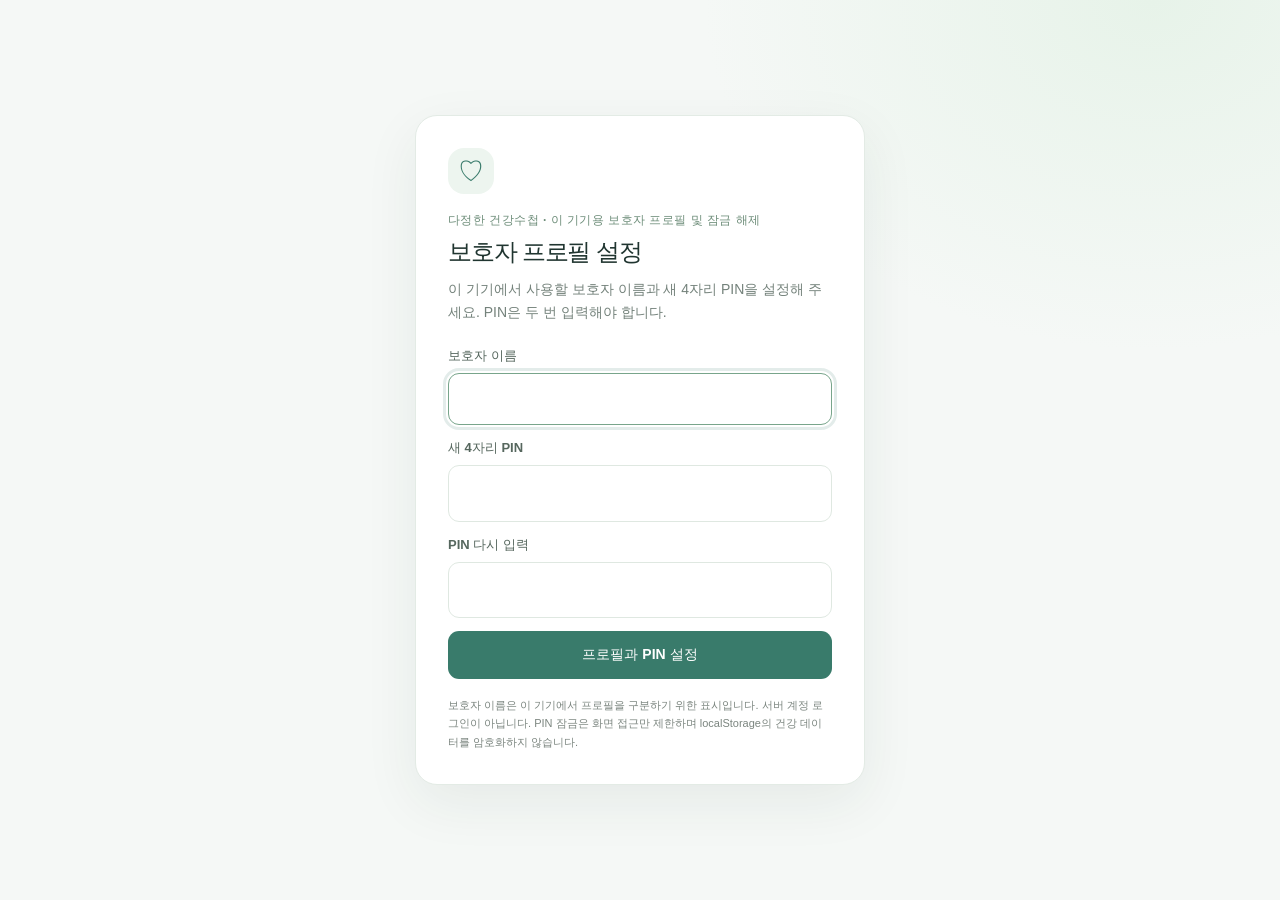
<file: index.html>
<!doctype html>
<html lang="ko">
<head>
  <meta charset="utf-8">
  <meta name="viewport" content="width=device-width, initial-scale=1">
  <meta name="theme-color" content="#f5f8f6">
  <meta name="description" content="가족 구성원의 건강기록과 병원·복약 일정을 개인적으로 정리하는 건강수첩입니다. 의료 진단이나 치료를 제공하지 않습니다.">
  <title>다정한 건강수첩 · 우리 가족 건강관리</title>
  <link rel="stylesheet" href="./styles.css">
  <link rel="stylesheet" href="./pin-lock.css">
  <link rel="stylesheet" href="./backup.css">
  <script src="./pin-lock.js" defer></script>
  <script src="./backup-ui.js" defer></script>
</head>
<body>
  <div id="app-shell" class="app-shell" hidden>
    <header class="topbar">
      <a class="brand" href="#main-content" aria-label="다정한 건강수첩 홈">
        <span class="brand-mark" aria-hidden="true">
          <svg viewBox="0 0 40 40" fill="none">
            <rect width="40" height="40" rx="14" fill="currentColor" />
            <path d="M20 29s-10-5.9-10-13a5.5 5.5 0 0 1 10-3.2A5.5 5.5 0 0 1 30 16c0 7.1-10 13-10 13Z" fill="#fff" />
            <path d="M14.5 20h3l1.6-3.1 2.2 6.2 1.7-3.1h2.5" stroke="currentColor" stroke-width="1.8" stroke-linecap="round" stroke-linejoin="round" />
          </svg>
        </span>
        <span class="brand-copy">
          <strong>다정한 건강수첩</strong>
          <span>FAMILY HEALTH JOURNAL</span>
        </span>
      </a>
      <div class="topbar-right">
        <span id="guardian-badge" class="guardian-badge" hidden></span>
        <button id="guardian-settings-button" class="guardian-settings-button" type="button" hidden>보호자 설정</button>
        <span class="storage-pill">
          <span class="status-dot" aria-hidden="true"></span>
          <span id="storage-status">이 기기에 저장</span>
        </span>
        <button id="logout-app-button" class="lock-app-button" type="button" hidden>로그아웃</button>
        <button id="lock-app-button" class="lock-app-button" type="button">지금 잠금</button>
      </div>
    </header>

    <main id="main-content">
      <section class="welcome-card" aria-labelledby="welcome-title">
        <div class="welcome-copy">
          <p class="eyebrow"><span class="eyebrow-dot" aria-hidden="true"></span>우리 가족 건강 한눈에</p>
          <h1 id="welcome-title">가족의 건강을<br class="welcome-break"> 다정하게 챙겨요</h1>
          <p class="welcome-description">건강기록부터 병원 방문과 복약 일정까지,<br class="desktop-only"> 가족 한 사람 한 사람의 건강을 차곡차곡 기록해 보세요.</p>
        </div>
        <div class="today-card">
          <span class="today-label">오늘</span>
          <time id="today-label" datetime="">날짜를 불러오는 중</time>
          <span class="today-caption">작은 기록이 건강한 습관이 돼요</span>
          <span class="today-flower" aria-hidden="true">✳</span>
        </div>
        <span class="welcome-orbit orbit-one" aria-hidden="true"></span>
        <span class="welcome-orbit orbit-two" aria-hidden="true"></span>
      </section>

      <section class="medical-notice" aria-labelledby="medical-notice-title">
        <span class="medical-notice-icon" aria-hidden="true">i</span>
        <div>
          <h2 id="medical-notice-title">의료 진단·치료 앱이 아닙니다</h2>
          <p>이 앱은 가족 건강기록과 일정을 정리하는 도구입니다. 증상 진단, 치료 권고, 복약 지시를 제공하거나 의료진의 진료를 대신하지 않습니다. 복약은 의료진·약사의 안내를 따르세요. 응급 상황에는 119 또는 현지 응급서비스에 연락하세요.</p>
        </div>
      </section>

      <section class="stats-grid" aria-label="가족 건강 요약">
        <article class="stat-card stat-members">
          <span class="stat-icon" aria-hidden="true">
            <svg viewBox="0 0 24 24" fill="none"><path d="M16 20v-1.5a3.5 3.5 0 0 0-3.5-3.5h-5A3.5 3.5 0 0 0 4 18.5V20M10 11a3.5 3.5 0 1 0 0-7 3.5 3.5 0 0 0 0 7ZM16 4.2a3.5 3.5 0 0 1 0 6.6M17 15h1.5a3.5 3.5 0 0 1 3.5 3.5V20" stroke="currentColor" stroke-width="1.7" stroke-linecap="round" stroke-linejoin="round"/></svg>
          </span>
          <span class="stat-copy"><span class="stat-label">가족 구성원</span><strong id="member-count">0<span>명</span></strong></span>
          <span class="stat-decoration" aria-hidden="true">01</span>
        </article>
        <article class="stat-card stat-records">
          <span class="stat-icon" aria-hidden="true">
            <svg viewBox="0 0 24 24" fill="none"><path d="M7 3.8h7l4 4V20a1.2 1.2 0 0 1-1.2 1.2H7A1.2 1.2 0 0 1 5.8 20V5A1.2 1.2 0 0 1 7 3.8Z" stroke="currentColor" stroke-width="1.7" stroke-linejoin="round"/><path d="M14 4v4h4M8.5 12h7M8.5 15.5h7" stroke="currentColor" stroke-width="1.7" stroke-linecap="round"/></svg>
          </span>
          <span class="stat-copy"><span class="stat-label">건강 기록</span><strong id="record-count">0<span>건</span></strong></span>
          <span class="stat-decoration" aria-hidden="true">02</span>
        </article>
        <article class="stat-card stat-schedules">
          <span class="stat-icon" aria-hidden="true">
            <svg viewBox="0 0 24 24" fill="none"><rect x="4" y="5.5" width="16" height="15" rx="2.2" stroke="currentColor" stroke-width="1.7"/><path d="M8 3.5v4M16 3.5v4M4 10h16M8 14h2M8 17h2M14 14h2" stroke="currentColor" stroke-width="1.7" stroke-linecap="round"/></svg>
          </span>
          <span class="stat-copy"><span class="stat-label">다가오는 일정</span><strong id="schedule-count">0<span>건</span></strong></span>
          <span class="stat-decoration" aria-hidden="true">03</span>
        </article>
      </section>

      <div class="workspace">
        <aside class="family-panel" aria-labelledby="family-title">
          <div class="panel-heading family-heading">
            <div>
              <p class="section-kicker">MY FAMILY</p>
              <h2 id="family-title">가족 구성원</h2>
            </div>
            <button id="add-member-button" class="button button-small button-primary" type="button">
              <span class="button-plus" aria-hidden="true">+</span><span>등록</span>
            </button>
          </div>
          <div id="family-list" class="family-list" aria-label="등록된 가족 구성원"></div>
          <div class="family-panel-note">
            <span class="note-sparkle" aria-hidden="true">✳</span>
            <p>구성원을 선택하면<br>개인 건강정보를 볼 수 있어요.</p>
          </div>
        </aside>

        <section id="member-detail" class="member-detail" aria-label="가족 구성원 건강정보"></section>
      </div>

      <footer class="app-footer">
        <span class="footer-heart" aria-hidden="true">♡</span>
        <p>기록은 현재 브라우저의 저장 공간에 보관됩니다. 브라우저 데이터 삭제 시 함께 지워질 수 있어요.</p>
        <p class="footer-disclaimer">개인 건강기록·일정 정리용이며 증상 진단, 치료 권고, 복약 지시를 제공하지 않고 의료진의 진료나 응급서비스를 대신하지 않습니다.</p>
      </footer>
    </main>

    <dialog id="member-dialog" class="member-dialog" aria-labelledby="member-dialog-title">
      <form id="member-form" class="dialog-form">
        <div class="dialog-topline">
          <span class="section-kicker">가족 건강수첩</span>
          <button class="icon-button dialog-close" type="button" data-action="close-member-dialog" aria-label="창 닫기">×</button>
        </div>
        <h2 id="member-dialog-title">가족 구성원 등록</h2>
        <p class="dialog-intro">함께 건강을 챙길 가족의 기본 정보를 입력해 주세요.</p>

        <div class="dialog-fields">
          <label class="field field-full" for="member-name">
            <span>이름 <span class="required-mark" aria-hidden="true">*</span></span>
            <input id="member-name" name="name" type="text" maxlength="40" placeholder="이름을 입력해 주세요" autocomplete="off" required>
          </label>
          <label class="field" for="member-relationship">
            <span>관계</span>
            <select id="member-relationship" name="relationship" required>
              <option value="본인">본인</option>
              <option value="배우자">배우자</option>
              <option value="자녀">자녀</option>
              <option value="부모님">부모님</option>
              <option value="형제·자매">형제·자매</option>
              <option value="기타">기타</option>
            </select>
          </label>
          <label class="field" for="member-birth-date">
            <span>생년월일</span>
            <input id="member-birth-date" name="birthDate" type="date">
          </label>
          <label class="field" for="member-blood-type">
            <span>혈액형</span>
            <select id="member-blood-type" name="bloodType">
              <option value="unknown">미확인</option>
              <option value="A+">A+</option>
              <option value="A-">A-</option>
              <option value="B+">B+</option>
              <option value="B-">B-</option>
              <option value="AB+">AB+</option>
              <option value="AB-">AB-</option>
              <option value="O+">O+</option>
              <option value="O-">O-</option>
            </select>
          </label>
          <label class="field" for="member-allergies">
            <span>알레르기 · 주의사항</span>
            <input id="member-allergies" name="allergies" type="text" maxlength="160" placeholder="예: 특정 약물, 음식 알레르기">
          </label>
          <label class="field field-full" for="member-note">
            <span>건강 메모 <span class="optional-label">선택</span></span>
            <textarea id="member-note" name="note" rows="3" maxlength="500" placeholder="평소 건강 상태나 참고할 내용을 적어 주세요."></textarea>
          </label>
        </div>
        <p class="dialog-privacy">건강정보는 이 브라우저에 저장됩니다. 공용 기기에서는 개인정보 입력에 유의해 주세요.</p>
        <div class="dialog-actions">
          <button class="button button-secondary" type="button" data-action="close-member-dialog">취소</button>
          <button class="button button-primary" type="submit">구성원 등록</button>
        </div>
      </form>
    </dialog>

    <div id="toast" class="toast" role="status" aria-live="polite" aria-atomic="true"></div>
    <noscript><p class="noscript-message">이 건강수첩을 사용하려면 브라우저에서 JavaScript를 켜 주세요.</p></noscript>
  </div>
</body>
</html>
</file>
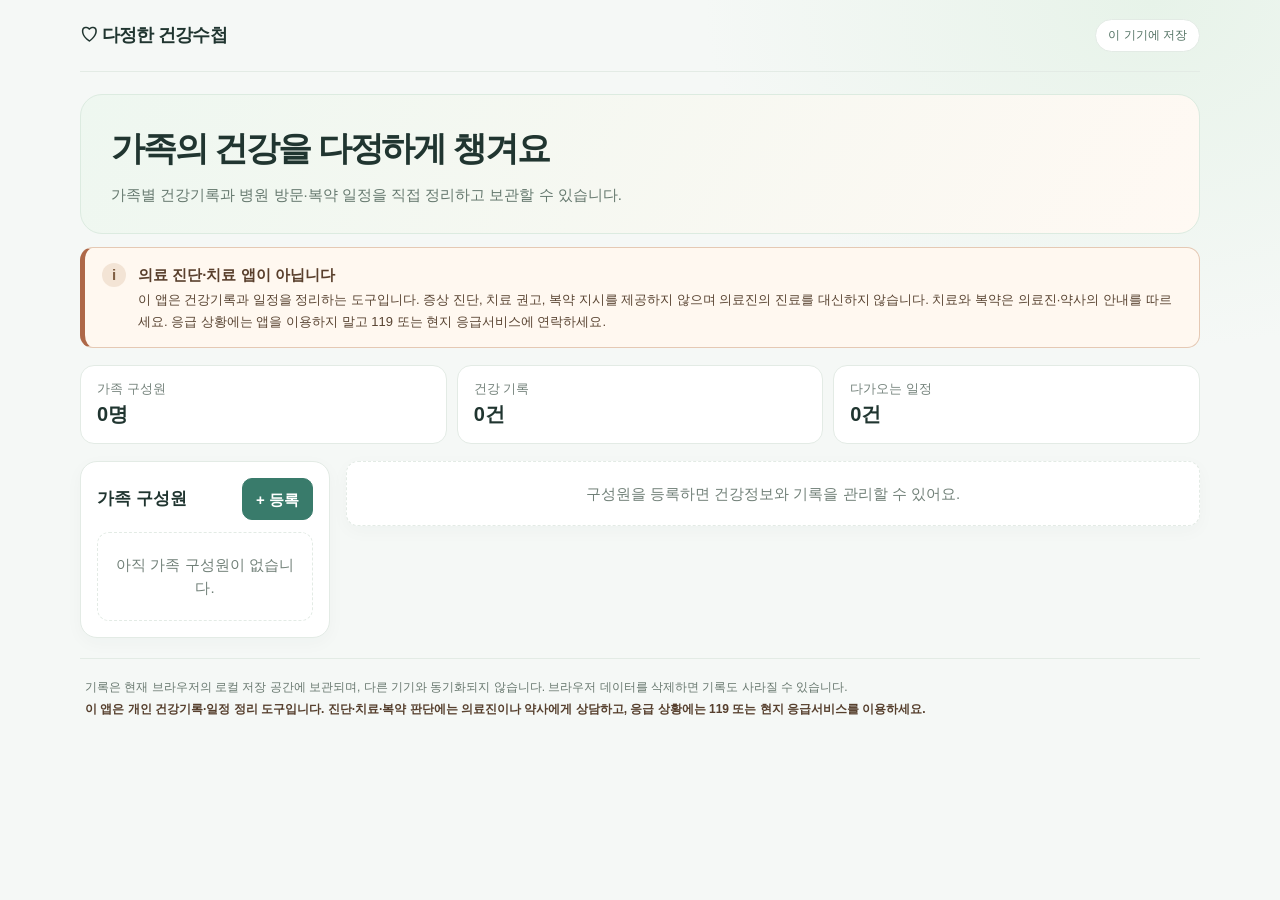
<file: 다정한-건강수첩.html>
<!doctype html>
<html lang="ko">
<head>
  <meta charset="utf-8">
  <meta name="viewport" content="width=device-width, initial-scale=1">
  <meta name="theme-color" content="#f5f8f6">
  <meta name="description" content="가족 건강기록과 일정을 정리하는 개인용 건강수첩입니다. 의료 진단이나 치료를 제공하지 않습니다.">
  <title>다정한 건강수첩 · 우리 가족 건강관리</title>
  <style>
    :root{color-scheme:light;--ink:#203530;--muted:#74827b;--line:#e3ebe5;--paper:#fff;--canvas:#f5f8f6;--green:#397b6b;--green-dark:#286656;--soft:#edf5ef;--peach:#fff8f0;--peach-line:#e5c9b4;--danger:#a64c42;font-family:-apple-system,BlinkMacSystemFont,"Segoe UI","Apple SD Gothic Neo","Malgun Gothic","Noto Sans KR",sans-serif}*{box-sizing:border-box}body{margin:0;min-width:320px;min-height:100vh;background:radial-gradient(ellipse at 90% 0%,#e7f3e9,transparent 28rem),var(--canvas);color:var(--ink);font-size:15px;line-height:1.55}button,input,select,textarea{font:inherit}button{cursor:pointer;color:inherit}button:focus-visible,a:focus-visible,input:focus-visible,select:focus-visible,textarea:focus-visible{outline:3px solid #397b6b55;outline-offset:2px}.shell{width:min(1120px,calc(100% - 36px));margin:auto;padding-bottom:25px}.top{display:flex;align-items:center;justify-content:space-between;min-height:72px;border-bottom:1px solid var(--line)}.brand{color:var(--ink);font-size:18px;font-weight:800;letter-spacing:-.04em;text-decoration:none}.storage{border:1px solid var(--line);border-radius:99px;padding:6px 12px;background:#fff;color:#527263;font-size:12px}.storage.warning{border-color:#e5c9b4;color:#8d5945}.intro{margin:22px 0 13px;padding:27px 30px;border:1px solid #dcebe0;border-radius:22px;background:linear-gradient(120deg,#eef7f0,#fff9f3)}.intro h1{margin:0;font-size:clamp(25px,4vw,34px);letter-spacing:-.06em}.intro p{max-width:700px;margin:8px 0 0;color:#65786e}.medical-notice{display:flex;align-items:flex-start;gap:12px;margin:0 0 17px;padding:15px 17px;border:1px solid var(--peach-line);border-left:5px solid #ae6848;border-radius:13px;background:var(--peach);color:#594432}.notice-icon{width:24px;height:24px;display:grid;flex:0 0 24px;place-items:center;border-radius:50%;background:#f3e4d5;color:#805f43;font-weight:800}.medical-notice h2{margin:0;color:#593f2c;font-size:15px}.medical-notice p{margin:3px 0 0;font-size:13px;line-height:1.65}.stats{display:flex;gap:10px;margin-bottom:17px}.stat{flex:1;padding:13px 16px;border:1px solid var(--line);border-radius:14px;background:var(--paper);color:var(--muted);font-size:13px}.stat strong{display:block;color:var(--ink);font-size:20px}.layout{display:grid;grid-template-columns:250px minmax(0,1fr);gap:16px;align-items:start}.panel,.card{min-width:0;border:1px solid var(--line);border-radius:17px;background:var(--paper);box-shadow:0 5px 18px #1f3b3008}.panel{padding:16px}.heading{display:flex;align-items:center;justify-content:space-between;gap:10px;margin-bottom:12px}.heading h2,.heading h3{margin:0;font-size:17px}.member-list{display:grid;gap:7px}.member-button{width:100%;min-height:48px;padding:9px 11px;border:1px solid transparent;border-radius:11px;background:transparent;text-align:left}.member-button:hover{background:#f7faf7}.member-button.selected{border-color:#d8eadc;background:var(--soft)}.btn{min-height:42px;padding:8px 13px;border:1px solid var(--line);border-radius:10px;background:#fff;color:#51635a;font-weight:650}.btn.primary{border-color:var(--green);background:var(--green);color:#fff}.btn.primary:hover{background:var(--green-dark)}.btn.danger{color:var(--danger)}.empty{padding:20px 12px;border:1px dashed var(--line);border-radius:12px;color:#718078;text-align:center}.detail{display:grid;gap:14px}.profile{padding:18px}.profile-top{display:flex;align-items:center;justify-content:space-between;gap:12px}.profile h2{margin:0;font-size:22px}.actions{display:flex;flex-wrap:wrap;gap:7px}.facts{display:grid;grid-template-columns:repeat(2,minmax(0,1fr));gap:10px;margin-top:14px}.fact{min-width:0;padding:10px;border-radius:10px;background:#f7faf7;overflow-wrap:anywhere}.fact b{display:block;color:#66766e;font-size:12px}.columns{display:grid;grid-template-columns:repeat(2,minmax(0,1fr));gap:14px}.card{padding:16px}.card form,.member-form{display:grid;gap:10px;margin:12px 0;padding:12px;border:1px solid var(--line);border-radius:12px;background:#fafcfb}.card form[hidden]{display:none}.field{display:grid;gap:4px;color:#56675e;font-size:13px}.field input,.field select,.field textarea{width:100%;min-width:0;min-height:44px;padding:9px;border:1px solid #dfe8e1;border-radius:8px;background:#fff;color:var(--ink)}.field textarea{min-height:75px;resize:vertical}.field-row{display:grid;grid-template-columns:1fr 1fr;gap:9px}.items{display:grid;gap:8px}.item{display:flex;align-items:flex-start;justify-content:space-between;gap:10px;padding:10px;border:1px solid #edf1ee;border-radius:11px}.item>div{min-width:0}.item strong{overflow-wrap:anywhere}.item small{display:block;color:#74827b}.item p{margin:3px 0 0;overflow-wrap:anywhere;color:#66766e;white-space:pre-wrap}.footer{margin:20px 0 0;padding:15px 5px;border-top:1px solid var(--line);color:#68786f;font-size:12px}.footer p{margin:4px 0}.footer strong{color:#563f2d}.dialog{width:min(540px,calc(100% - 24px));max-height:90vh;overflow:auto;border:1px solid var(--line);border-radius:18px;padding:20px;background:#fff;color:var(--ink)}.dialog::backdrop{background:#1b302955}.toast{position:fixed;z-index:3;left:50%;bottom:16px;transform:translateX(-50%);max-width:calc(100% - 24px);padding:10px 15px;border-radius:10px;background:#294b3a;color:white;box-shadow:0 5px 20px #0002}.toast[hidden]{display:none}@media(max-width:760px){.shell{width:calc(100% - 24px)}.layout{grid-template-columns:1fr}.columns{grid-template-columns:1fr}.member-list{grid-template-columns:repeat(2,minmax(0,1fr))}.intro{padding:22px 18px}.medical-notice{padding:12px}.top{min-height:62px}}@media(max-width:440px){.stats{gap:5px}.stat{padding:10px 8px;font-size:12px}.stat strong{font-size:17px}.member-list,.field-row{grid-template-columns:1fr}.profile-top{align-items:flex-start;flex-direction:column}.actions{width:100%}.actions .btn{flex:1}.medical-notice p{font-size:12px}.intro p{font-size:13px}}
  </style>
</head>
<body>
  <div class="shell">
    <header class="top"><a class="brand" href="#main">♡ 다정한 건강수첩</a><span id="storage" class="storage">이 기기에 저장</span></header>
    <main id="main">
      <section class="intro"><h1>가족의 건강을 다정하게 챙겨요</h1><p>가족별 건강기록과 병원 방문·복약 일정을 직접 정리하고 보관할 수 있습니다.</p></section>
      <aside class="medical-notice" aria-labelledby="medical-notice-title"><span class="notice-icon" aria-hidden="true">i</span><div><h2 id="medical-notice-title">의료 진단·치료 앱이 아닙니다</h2><p>이 앱은 건강기록과 일정을 정리하는 도구입니다. 증상 진단, 치료 권고, 복약 지시를 제공하지 않으며 의료진의 진료를 대신하지 않습니다. 치료와 복약은 의료진·약사의 안내를 따르세요. 응급 상황에는 앱을 이용하지 말고 119 또는 현지 응급서비스에 연락하세요.</p></div></aside>
      <section class="stats" aria-label="건강수첩 요약"><div class="stat">가족 구성원<strong id="member-count">0명</strong></div><div class="stat">건강 기록<strong id="record-count">0건</strong></div><div class="stat">다가오는 일정<strong id="schedule-count">0건</strong></div></section>
      <div class="layout"><aside class="panel"><div class="heading"><h2>가족 구성원</h2><button id="add-member" class="btn primary" type="button">+ 등록</button></div><div id="members" class="member-list"></div></aside><section id="detail" class="detail" aria-label="선택한 구성원의 건강 정보"></section></div>
    </main>
    <footer class="footer"><p>기록은 현재 브라우저의 로컬 저장 공간에 보관되며, 다른 기기와 동기화되지 않습니다. 브라우저 데이터를 삭제하면 기록도 사라질 수 있습니다.</p><p><strong>이 앱은 개인 건강기록·일정 정리 도구입니다. 진단·치료·복약 판단에는 의료진이나 약사에게 상담하고, 응급 상황에는 119 또는 현지 응급서비스를 이용하세요.</strong></p></footer>
  </div>
  <dialog id="member-dialog" class="dialog"><form id="member-form"><div class="heading"><h2 id="dialog-title">가족 구성원 등록</h2><button class="btn" type="button" data-close>닫기</button></div><label class="field">이름 *<input name="name" maxlength="40" required></label><label class="field">관계<select name="relationship"><option>본인</option><option>배우자</option><option>자녀</option><option>부모님</option><option>형제·자매</option><option>기타</option></select></label><label class="field">생년월일<input name="birthDate" type="date"></label><label class="field">혈액형<select name="bloodType"><option value="unknown">미확인</option><option>A+</option><option>A-</option><option>B+</option><option>B-</option><option>AB+</option><option>AB-</option><option>O+</option><option>O-</option></select></label><label class="field">알레르기 · 주의사항<input name="allergies" maxlength="160"></label><label class="field">건강 메모<textarea name="note" maxlength="500"></textarea></label><button class="btn primary" type="submit">저장</button></form></dialog>
  <div id="toast" class="toast" role="status" aria-live="polite" hidden></div>
  <script>
  (()=>{'use strict';const KEY='dajeong-family-health-v1',R={checkup:'진료',symptom:'증상',test:'검사 결과',note:'건강 메모'},S={hospital:'병원 방문',medication:'복약 일정'},$=id=>document.getElementById(id);let data={members:[],records:[],schedules:[]},selected=null,editing=null,timer;const esc=x=>String(x??'').replace(/[&<>"']/g,c=>({'&':'&amp;','<':'&lt;','>':'&gt;','"':'&quot;',"'":'&#39;'}[c]));function say(msg){$('toast').textContent=msg;$('toast').hidden=false;clearTimeout(timer);timer=setTimeout(()=>$('toast').hidden=true,3200)}function save(){try{localStorage.setItem(KEY,JSON.stringify(data));$('storage').textContent='이 기기에 저장';$('storage').classList.remove('warning');return true}catch(e){$('storage').textContent='저장할 수 없음';$('storage').classList.add('warning');say('저장하지 못했습니다. 브라우저 저장 공간을 확인해 주세요.');return false}}function dateOK(s){if(typeof s!=='string'||!/^\d{4}-\d\d-\d\d$/.test(s))return false;const [y,m,d]=s.split('-').map(Number),x=new Date(0);x.setHours(0,0,0,0);x.setFullYear(y,m-1,d);return x.getFullYear()===y&&x.getMonth()===m-1&&x.getDate()===d}function normalize(s){return s.normalize('NFKC').trim().replace(/\s+/gu,' ').toLowerCase()}function load(){try{const x=JSON.parse(localStorage.getItem(KEY)||'{}');data.members=Array.isArray(x.members)?x.members.filter(m=>m&&typeof m.id==='string'&&typeof m.name==='string'&&m.name.trim()).map(m=>({...m,name:m.name.trim()})):[];const ids=new Set(data.members.map(m=>m.id));data.records=Array.isArray(x.records)?x.records.filter(e=>e&&ids.has(e.memberId)&&typeof e.title==='string'&&e.title.trim()&&dateOK(e.date)):[];data.schedules=Array.isArray(x.schedules)?x.schedules.filter(e=>e&&ids.has(e.memberId)&&typeof e.title==='string'&&e.title.trim()&&dateOK(e.date)):[]}catch(e){say('저장된 내용을 읽지 못했습니다. 브라우저 저장 데이터를 확인해 주세요.')}selected=data.members[0]?.id||null}function confirmSafe(message){try{return typeof window.confirm==='function'&&window.confirm(message)===true}catch(e){say('삭제 확인 창을 표시할 수 없어 삭제하지 않았습니다.');return false}}function render(){if(!data.members.some(m=>m.id===selected))selected=data.members[0]?.id||null;$('member-count').textContent=`${data.members.length}명`;$('record-count').textContent=`${data.records.length}건`;$('schedule-count').textContent=`${data.schedules.filter(x=>x.date>=new Date().toISOString().slice(0,10)).length}건`;$('members').innerHTML=data.members.length?data.members.map(m=>`<button type="button" class="member-button${m.id===selected?' selected':''}" data-member="${esc(m.id)}">${esc(m.name)} <small>· ${esc(m.relationship||'기타')}</small></button>`).join(''):'<div class="empty">아직 가족 구성원이 없습니다.</div>';const m=data.members.find(x=>x.id===selected);if(!m){$('detail').innerHTML='<section class="panel empty">구성원을 등록하면 건강정보와 기록을 관리할 수 있어요.</section>';return}const records=data.records.filter(x=>x.memberId===m.id).sort((a,b)=>b.date.localeCompare(a.date)),schedules=data.schedules.filter(x=>x.memberId===m.id).sort((a,b)=>a.date.localeCompare(b.date));const items=(arr,k)=>arr.length?arr.map(x=>`<article class="item"><div><small>${esc(k==='record'?R[x.type]||R.note:S[x.type]||S.hospital)} · ${esc(x.date)}${x.time?' · '+esc(x.time):''}</small><strong>${esc(x.title)}</strong>${x.detail?`<p>${esc(x.detail)}</p>`:''}</div><button class="btn danger" type="button" data-delete="${k}" data-id="${esc(x.id)}" aria-label="${esc(x.title)} 삭제">삭제</button></article>`).join(''):'<div class="empty">등록된 내용이 없습니다.</div>';$('detail').innerHTML=`<section class="panel profile"><div class="profile-top"><div><small>개인 건강기록 · 기록 정리용</small><h2>${esc(m.name)}</h2></div><div class="actions"><button class="btn" data-edit="${esc(m.id)}">수정</button><button class="btn danger" data-remove-member="${esc(m.id)}">구성원 삭제</button></div></div><div class="facts"><div class="fact"><b>관계 · 생년월일</b><span>${esc(m.relationship||'기타')} · ${esc(m.birthDate||'미등록')}</span></div><div class="fact"><b>혈액형</b><span>${esc(m.bloodType==='unknown'?'미확인':m.bloodType||'미확인')}</span></div><div class="fact"><b>알레르기 · 주의사항</b><span>${esc(m.allergies||'미등록')}</span></div><div class="fact"><b>건강 메모</b><span>${esc(m.note||'미등록')}</span></div></div></section><div class="columns"><section class="card"><div class="heading"><h3>건강 기록</h3><button class="btn primary" type="button" data-toggle="record">기록 추가</button></div><form id="record-form" hidden><div class="field-row"><label class="field">종류<select name="type"><option value="checkup">진료</option><option value="symptom">증상</option><option value="test">검사 결과</option><option value="note">건강 메모</option></select></label><label class="field">날짜<input name="date" type="date" required value="${new Date().toISOString().slice(0,10)}"></label></div><label class="field">제목<input name="title" maxlength="80" required></label><label class="field">상세 메모<textarea name="detail" maxlength="600"></textarea></label><button class="btn primary">기록 저장</button></form><div class="items">${items(records,'record')}</div></section><section class="card"><div class="heading"><h3>병원 · 복약 일정</h3><button class="btn primary" type="button" data-toggle="schedule">일정 추가</button></div><form id="schedule-form" hidden><div class="field-row"><label class="field">종류<select name="type"><option value="hospital">병원 방문</option><option value="medication">복약 일정</option></select></label><label class="field">날짜<input name="date" type="date" required value="${new Date().toISOString().slice(0,10)}"></label></div><label class="field">일정 이름<input name="title" maxlength="80" required></label><div class="field-row"><label class="field">시간<input name="time" type="time"></label><label class="field">장소 · 메모<input name="detail" maxlength="400"></label></div><button class="btn primary">일정 저장</button></form><div class="items">${items(schedules,'schedule')}</div></section></div>`}
function openMember(id=null){editing=id;const form=$('member-form');form.reset();const m=id&&data.members.find(x=>x.id===id);$('dialog-title').textContent=m?'가족 구성원 정보 수정':'가족 구성원 등록';if(m)for(const [k,v] of Object.entries(m))if(form.elements[k])form.elements[k].value=v||'';$('member-dialog').showModal()}
$('add-member').onclick=()=>openMember();$('members').onclick=e=>{const b=e.target.closest('[data-member]');if(b){selected=b.dataset.member;render()}};$('detail').addEventListener('click',e=>{const b=e.target.closest('button');if(!b)return;if(b.dataset.edit)openMember(b.dataset.edit);if(b.dataset.toggle){const f=$(b.dataset.toggle+'-form');f.hidden=!f.hidden}if(b.dataset.removeMember){const m=data.members.find(x=>x.id===b.dataset.removeMember);if(!m)return;const rc=data.records.filter(x=>x.memberId===m.id).length,sc=data.schedules.filter(x=>x.memberId===m.id).length,linked=[rc?`건강 기록 ${rc}건`:'',sc?`병원·복약 일정 ${sc}건`:''].filter(Boolean).join(' 및 '),note=linked?`\n\n연결된 ${linked}도 함께 삭제됩니다.`:'';if(!confirmSafe(`“${m.name}” 구성원을 삭제할까요?${note}\n\n삭제 후에는 되돌릴 수 없습니다.`))return;data.members=data.members.filter(x=>x.id!==m.id);data.records=data.records.filter(x=>x.memberId!==m.id);data.schedules=data.schedules.filter(x=>x.memberId!==m.id);selected=data.members[0]?.id||null;save();render()}if(b.dataset.delete){const arr=b.dataset.delete==='record'?data.records:data.schedules,item=arr.find(x=>x.id===b.dataset.id);if(!item||!confirmSafe(`“${item.title}” 항목을 삭제할까요?`))return;if(b.dataset.delete==='record')data.records=arr.filter(x=>x.id!==item.id);else data.schedules=arr.filter(x=>x.id!==item.id);save();render()}});$('member-form').addEventListener('submit',e=>{e.preventDefault();const f=e.currentTarget,v=Object.fromEntries(new FormData(f)),name=v.name.trim();if(!name){say('이름을 입력해 주세요.');return}if(v.birthDate&&(!dateOK(v.birthDate)||v.birthDate>new Date().toISOString().slice(0,10))){say('생년월일을 확인해 주세요.');return}if(data.members.some(m=>m.id!==editing&&normalize(m.name)===normalize(name))){say('같은 이름의 가족 구성원이 이미 있습니다. 이름을 구분해 입력해 주세요.');return}let m;if(editing){m=data.members.find(x=>x.id===editing);if(!m){$('member-dialog').close();say('수정할 구성원을 찾을 수 없습니다.');return}Object.assign(m,v,{name})}else{m={...v,id:crypto.randomUUID?crypto.randomUUID():`${Date.now()}-${Math.random()}`,name};data.members.push(m)}selected=m.id;$('member-dialog').close();save();render()});$('member-dialog').addEventListener('click',e=>{if(e.target===e.currentTarget||e.target.closest('[data-close]'))$('member-dialog').close()});$('detail').addEventListener('submit',e=>{if(!e.target.matches('#record-form,#schedule-form'))return;e.preventDefault();const f=e.target,v=Object.fromEntries(new FormData(f));if(!v.title.trim()||!dateOK(v.date)){say('제목과 날짜를 확인해 주세요.');return}const schedule=f.id==='schedule-form',list=schedule?data.schedules:data.records;list.push({...v,title:v.title.trim(),id:crypto.randomUUID?crypto.randomUUID():`${Date.now()}-${Math.random()}`,memberId:selected,createdAt:new Date().toISOString()});save();render();say(schedule?'일정을 저장했습니다.':'건강 기록을 저장했습니다.')});document.querySelectorAll('[data-close]').forEach(b=>b.onclick=()=> $('member-dialog').close());load();render()})();
  </script>
</body>
</html>
</file>
<file: styles.css>
:root {
  color-scheme: light;
  --ink: #203530;
  --ink-soft: #4f625c;
  --muted: #788782;
  --muted-light: #a2ada8;
  --line: #e7ece8;
  --surface: #ffffff;
  --canvas: #f5f8f6;
  --green: #397b6b;
  --green-dark: #286656;
  --green-soft: #eaf4ef;
  --green-pale: #f2f8f4;
  --peach: #fff1e9;
  --peach-ink: #bc7559;
  --blue-soft: #edf3f7;
  --blue-ink: #688196;
  --purple-soft: #f3eff8;
  --purple-ink: #8977a2;
  --danger: #b95750;
  --shadow: 0 12px 36px rgba(31, 59, 48, 0.055);
  --shadow-soft: 0 5px 18px rgba(31, 59, 48, 0.045);
  font-family: -apple-system, BlinkMacSystemFont, "Segoe UI", "Apple SD Gothic Neo", "Malgun Gothic", "Noto Sans KR", sans-serif;
  font-synthesis: none;
  text-rendering: optimizeLegibility;
}

* { box-sizing: border-box; }
html { min-width: 320px; background: var(--canvas); scroll-behavior: smooth; }
body { min-width: 320px; min-height: 100vh; margin: 0; color: var(--ink); background: radial-gradient(ellipse at 92% 3%, rgba(226, 241, 232, 0.5), transparent 26rem), var(--canvas); font-size: 14px; line-height: 1.55; -webkit-font-smoothing: antialiased; }
button, input, select, textarea { font: inherit; }
button { color: inherit; }
button:focus-visible, a:focus-visible, input:focus-visible, select:focus-visible, textarea:focus-visible { outline: 3px solid rgba(57, 123, 107, 0.24); outline-offset: 2px; }
button:disabled { cursor: not-allowed; opacity: 0.55; }
.app-shell { width: min(100% - 56px, 1280px); margin: 0 auto; padding-bottom: 30px; }
.topbar { min-height: 82px; display: flex; align-items: center; justify-content: space-between; border-bottom: 1px solid rgba(215, 226, 219, 0.72); }
.brand { display: inline-flex; align-items: center; gap: 11px; color: var(--ink); text-decoration: none; }
.brand-mark, .brand-mark svg { display: block; width: 42px; height: 42px; }
.brand-mark { color: var(--green); filter: drop-shadow(0 5px 10px rgba(57, 123, 107, 0.16)); }
.brand-copy { display: flex; flex-direction: column; gap: 1px; }
.brand-copy strong { font-size: 15px; letter-spacing: -0.045em; }
.brand-copy > span { color: #93a19a; font-size: 9px; font-weight: 700; letter-spacing: 0.15em; }
.topbar-right { display: flex; align-items: center; gap: 12px; }
.storage-pill { display: inline-flex; align-items: center; gap: 8px; min-height: 34px; padding: 0 12px; border: 1px solid #e2ebe5; border-radius: 999px; background: rgba(255, 255, 255, 0.76); color: #59766a; font-size: 11px; font-weight: 650; white-space: nowrap; }
.status-dot, .eyebrow-dot { display: inline-block; width: 7px; height: 7px; flex: 0 0 auto; border-radius: 50%; background: #6dad88; box-shadow: 0 0 0 3px rgba(109, 173, 136, 0.13); }
.storage-pill.is-warning { border-color: #f1d6ca; color: #9d5d48; }
.storage-pill.is-warning .status-dot { background: #cf8161; box-shadow: 0 0 0 3px rgba(207, 129, 97, 0.14); }
main { padding-top: 26px; }
.welcome-card { position: relative; min-height: 220px; display: flex; align-items: center; justify-content: space-between; gap: 30px; overflow: hidden; padding: 32px 38px; border: 1px solid rgba(216, 234, 222, 0.86); border-radius: 26px; background: linear-gradient(112deg, #eef7f0 0%, #f6faf6 52%, #fff9f3 100%); box-shadow: var(--shadow-soft); isolation: isolate; }
.welcome-copy, .today-card { position: relative; z-index: 1; }
.eyebrow, .section-kicker { margin: 0; color: #688d7a; font-size: 10px; font-weight: 750; letter-spacing: 0.14em; text-transform: uppercase; }
.welcome-card .eyebrow { display: flex; align-items: center; gap: 9px; margin-bottom: 9px; }
.welcome-card h1 { margin: 0; color: #213d34; font-size: clamp(27px, 3vw, 35px); font-weight: 730; letter-spacing: -0.065em; line-height: 1.3; }
.welcome-description { margin: 10px 0 0; color: #6e8178; font-size: 13px; line-height: 1.75; }
.welcome-break { display: none; }
.desktop-only { display: initial; }
.today-card { width: 235px; flex: 0 0 235px; min-height: 137px; display: flex; flex-direction: column; justify-content: center; overflow: hidden; padding: 20px 22px; border: 1px solid rgba(255, 255, 255, 0.9); border-radius: 19px; background: rgba(255, 255, 255, 0.74); box-shadow: 0 8px 22px rgba(52, 89, 65, 0.045); backdrop-filter: blur(8px); }
.today-label { color: #809088; font-size: 11px; font-weight: 650; }
.today-card time { margin-top: 4px; color: #304b40; font-size: 18px; font-weight: 720; letter-spacing: -0.04em; }
.today-caption { margin-top: 5px; color: #98a39d; font-size: 10px; }
.today-flower { position: absolute; right: 13px; bottom: 9px; color: #d8e9dd; font-size: 49px; line-height: 1; transform: rotate(-12deg); }
.welcome-orbit { position: absolute; z-index: -1; display: block; border: 1px solid rgba(140, 184, 152, 0.13); border-radius: 50%; pointer-events: none; }
.orbit-one { width: 280px; height: 280px; right: 200px; top: -177px; }
.orbit-two { width: 380px; height: 380px; right: 150px; bottom: -317px; }
.medical-notice { display: flex; align-items: flex-start; gap: 11px; margin-top: 13px; padding: 14px 17px; border: 1px solid #ead8ca; border-radius: 15px; background: #fffaf5; color: #644d3d; }
.medical-notice-icon { width: 23px; height: 23px; display: grid; flex: 0 0 23px; place-items: center; margin-top: 1px; border-radius: 50%; background: #f3e4d5; color: #805f43; font-size: 13px; font-weight: 800; }
.medical-notice h2 { margin: 0; color: #604834; font-size: 13px; font-weight: 760; letter-spacing: -0.02em; }
.medical-notice p { margin: 3px 0 0; color: #796655; font-size: 11px; line-height: 1.7; }
.stats-grid { display: grid; grid-template-columns: repeat(3, minmax(0, 1fr)); gap: 15px; margin: 17px 0 22px; }
.stat-card { position: relative; min-height: 100px; display: flex; align-items: center; gap: 13px; overflow: hidden; padding: 18px 20px; border: 1px solid var(--line); border-radius: 18px; background: var(--surface); box-shadow: 0 4px 13px rgba(40, 68, 53, 0.025); }
.stat-icon { width: 42px; height: 42px; display: grid; flex: 0 0 42px; place-items: center; border-radius: 14px; background: var(--green-soft); color: var(--green); }
.stat-icon svg { width: 22px; height: 22px; }
.stat-records .stat-icon { background: var(--blue-soft); color: var(--blue-ink); }
.stat-schedules .stat-icon { background: var(--peach); color: var(--peach-ink); }
.stat-copy { display: flex; flex-direction: column; gap: 1px; }
.stat-label { color: #84918b; font-size: 11px; font-weight: 600; }
.stat-copy strong { color: #31483f; font-size: 23px; font-weight: 740; letter-spacing: -0.055em; line-height: 1.2; }
.stat-copy strong span { margin-left: 3px; color: #89968f; font-size: 12px; font-weight: 550; letter-spacing: 0; }
.stat-decoration { position: absolute; right: 15px; bottom: -7px; color: #f2f5f2; font-size: 45px; font-weight: 800; letter-spacing: -0.08em; line-height: 1; pointer-events: none; }
.workspace { display: grid; grid-template-columns: 270px minmax(0, 1fr); align-items: start; gap: 19px; }
.family-panel, .profile-card, .content-card, .empty-detail { border: 1px solid var(--line); border-radius: 20px; background: var(--surface); box-shadow: var(--shadow-soft); }
.family-panel { position: sticky; top: 18px; min-height: 300px; padding: 20px 17px 15px; }
.panel-heading { display: flex; align-items: center; justify-content: space-between; gap: 10px; }
.family-heading { padding: 0 2px 15px; }
.family-heading h2 { margin: 3px 0 0; font-size: 17px; font-weight: 730; letter-spacing: -0.05em; }
.section-kicker { color: #9aa9a1; font-size: 9px; letter-spacing: 0.16em; }
.button { min-height: 40px; display: inline-flex; align-items: center; justify-content: center; gap: 8px; padding: 0 16px; border: 1px solid transparent; border-radius: 12px; cursor: pointer; font-size: 12px; font-weight: 680; transition: background-color 150ms ease, border-color 150ms ease, transform 150ms ease, box-shadow 150ms ease; }
.button:hover { transform: translateY(-1px); }
.button:active { transform: translateY(0); }
.button-primary { border-color: var(--green); background: var(--green); color: #fff; box-shadow: 0 4px 10px rgba(57, 123, 107, 0.13); }
.button-primary:hover { border-color: var(--green-dark); background: var(--green-dark); }
.button-secondary { border-color: #e3e9e5; background: #fff; color: #65756e; }
.button-secondary:hover { border-color: #ccd9d0; background: #f9fbf9; }
.button-small { min-height: 34px; gap: 4px; padding: 0 11px; border-radius: 10px; font-size: 11px; }
.button-plus { font-size: 17px; font-weight: 450; line-height: 1; }
.family-list { display: flex; flex-direction: column; gap: 6px; }
.family-item { width: 100%; min-width: 0; display: flex; align-items: center; gap: 10px; padding: 9px 10px; border: 1px solid transparent; border-radius: 13px; background: transparent; cursor: pointer; text-align: left; transition: background-color 150ms ease, border-color 150ms ease; }
.family-item:hover { background: #f7faf7; }
.family-item.is-selected { border-color: #e0eee4; background: #f0f7f1; }
.member-avatar { display: grid; flex: 0 0 auto; place-items: center; border-radius: 50%; background: linear-gradient(145deg, #e6f2e9, #cfe5d5); color: #47765e; font-weight: 750; letter-spacing: -0.04em; }
.member-avatar-small { width: 39px; height: 39px; font-size: 15px; }
.member-avatar-tone-1 { background: linear-gradient(145deg, #f8e9dd, #f2d6c7); color: #a16b51; }
.member-avatar-tone-2 { background: linear-gradient(145deg, #e9e5f4, #d8d0ea); color: #77698f; }
.member-avatar-tone-3 { background: linear-gradient(145deg, #e2edf5, #cee1ee); color: #54768b; }
.member-avatar-tone-4 { background: linear-gradient(145deg, #f7ebd4, #f0dfb9); color: #997844; }
.family-item-copy { min-width: 0; display: flex; flex: 1 1 auto; flex-direction: column; gap: 1px; }
.family-item-name { overflow: hidden; color: #344940; font-size: 12px; font-weight: 700; text-overflow: ellipsis; white-space: nowrap; }
.family-item-subtitle { overflow: hidden; color: #99a39e; font-size: 10px; text-overflow: ellipsis; white-space: nowrap; }
.family-item-arrow { color: #aab7af; font-size: 18px; line-height: 1; transition: transform 150ms ease; }
.family-item.is-selected .family-item-arrow { color: var(--green); transform: translateX(2px); }
.list-empty { display: flex; flex-direction: column; align-items: flex-start; padding: 17px 10px 18px; }
.list-empty-icon { width: 38px; height: 38px; display: grid; place-items: center; margin-bottom: 8px; border-radius: 13px; background: #f2f7f3; color: #79a087; font-size: 22px; }
.list-empty p { margin: 0 0 8px; color: #83918a; font-size: 11px; line-height: 1.65; }
.text-button { display: inline-flex; align-items: center; gap: 6px; padding: 3px 0; border: 0; background: transparent; color: var(--green); cursor: pointer; font-size: 11px; font-weight: 700; }
.text-button:hover { color: var(--green-dark); text-decoration: underline; text-underline-offset: 3px; }
.family-panel-note { display: flex; align-items: flex-start; gap: 8px; margin-top: 18px; padding: 12px 10px; border-top: 1px solid #eff2ef; color: #98a49e; }
.note-sparkle { margin-top: 1px; color: #9bb9a2; font-size: 13px; }
.family-panel-note p { margin: 0; font-size: 10px; line-height: 1.7; }
.member-detail { min-width: 0; display: flex; flex-direction: column; gap: 17px; }
.profile-card { overflow: hidden; padding: 21px 23px 19px; }
.profile-top { display: flex; align-items: center; justify-content: space-between; gap: 15px; padding-bottom: 19px; border-bottom: 1px solid #eff2ef; }
.profile-identity { min-width: 0; display: flex; align-items: center; gap: 13px; }
.member-avatar-large { width: 58px; height: 58px; font-size: 22px; }
.profile-title-copy { min-width: 0; }
.profile-overline { margin: 0 0 2px; color: #8ca095; font-size: 10px; font-weight: 650; letter-spacing: 0.06em; }
.profile-title-copy h2 { overflow-wrap: anywhere; margin: 0; color: #293e35; font-size: 22px; font-weight: 740; letter-spacing: -0.06em; line-height: 1.35; }
.profile-tags { display: flex; flex-wrap: wrap; gap: 6px; margin-top: 5px; }
.profile-tag { display: inline-flex; align-items: center; min-height: 21px; padding: 1px 8px; border: 1px solid #e5eee7; border-radius: 999px; background: #f5f9f5; color: #71877a; font-size: 9px; font-weight: 650; }
.profile-tag.subtle { border-color: #edf0ed; background: #fafbfa; color: #929c96; }
.profile-stamp { display: flex; flex: 0 0 auto; flex-direction: column; align-items: flex-end; gap: 3px; color: #a0aba4; font-size: 9px; }
.profile-actions { display: flex; align-items: center; gap: 5px; margin-top: 5px; }
.profile-actions .button { min-height: 30px; padding: 0 9px; font-size: 10px; }
.profile-actions .delete-button { margin: 0; }
.profile-stamp-mark { width: 31px; height: 31px; display: grid; place-items: center; margin-bottom: 2px; border: 1px solid #e4eee6; border-radius: 11px; background: #f3f8f4; color: #6e9b7b; font-size: 16px; }
.profile-facts { display: grid; grid-template-columns: repeat(4, minmax(0, 1fr)); gap: 10px; padding: 17px 0 15px; }
.profile-fact { min-width: 0; display: flex; flex-direction: column; gap: 4px; }
.profile-fact > span, .profile-extra-item > span { color: #98a39d; font-size: 10px; font-weight: 570; }
.profile-fact strong { overflow: hidden; color: #50635a; font-size: 11px; font-weight: 670; text-overflow: ellipsis; white-space: nowrap; }
.profile-extra { display: grid; grid-template-columns: repeat(2, minmax(0, 1fr)); gap: 10px; padding-top: 14px; border-top: 1px solid #eff2ef; }
.profile-extra-item { min-width: 0; padding: 10px 12px; border-radius: 11px; background: #f8faf8; }
.profile-extra-item p { overflow-wrap: anywhere; margin: 3px 0 0; color: #586a61; font-size: 11px; line-height: 1.65; white-space: pre-wrap; }
.profile-extra-item p.is-unset { color: #a0aaa4; }
.records-schedules-grid { display: grid; grid-template-columns: repeat(2, minmax(0, 1fr)); align-items: start; gap: 17px; }
.content-card { min-width: 0; min-height: 280px; padding: 18px 17px 16px; }
.content-card-heading { display: flex; align-items: flex-start; justify-content: space-between; gap: 8px; margin-bottom: 14px; }
.content-card-heading h3 { margin: 2px 0 0; color: #34483f; font-size: 16px; font-weight: 720; letter-spacing: -0.045em; }
.content-card-heading .section-kicker { font-size: 8px; }
.section-helper { margin: 3px 0 0; color: #a0aaa4; font-size: 10px; }
.button-add { min-height: 32px; flex: 0 0 auto; gap: 5px; padding: 0 9px; border: 1px solid #e2ece5; border-radius: 10px; background: #f5f9f6; color: #4c7c61; cursor: pointer; font-size: 10px; font-weight: 680; transition: background-color 150ms ease, border-color 150ms ease; }
.button-add:hover { border-color: #cce0d0; background: #ebf5ee; }
.button-add .button-plus { font-size: 15px; }
.entry-form { display: flex; flex-direction: column; gap: 11px; margin: 0 0 15px; padding: 13px; border: 1px solid #e7eee9; border-radius: 14px; background: #fafcfa; animation: form-in 150ms ease-out; }
.entry-form[hidden] { display: none; }
@keyframes form-in { from { opacity: 0; transform: translateY(-4px); } to { opacity: 1; transform: translateY(0); } }
.field-row, .form-grid { display: grid; grid-template-columns: repeat(2, minmax(0, 1fr)); gap: 10px; }
.field { min-width: 0; display: flex; flex-direction: column; gap: 5px; color: #63736b; font-size: 10px; font-weight: 630; }
.field input, .field select, .field textarea { width: 100%; min-width: 0; min-height: 38px; padding: 8px 10px; border: 1px solid #e2e9e4; border-radius: 9px; background: #fff; color: #33483e; font-size: 11px; font-weight: 450; transition: border-color 150ms ease, box-shadow 150ms ease; }
.field input::placeholder, .field textarea::placeholder { color: #b3bcb7; }
.field input:focus, .field select:focus, .field textarea:focus { border-color: #91b6a0; outline: none; box-shadow: 0 0 0 3px rgba(94, 151, 113, 0.11); }
.field select { padding-right: 27px; cursor: pointer; }
.field textarea { min-height: 69px; resize: vertical; line-height: 1.6; }
.form-actions { display: flex; justify-content: flex-end; gap: 7px; padding-top: 1px; }
.form-actions .button { min-height: 33px; padding: 0 11px; border-radius: 9px; font-size: 10px; }
.entry-list { display: flex; flex-direction: column; gap: 9px; margin: 0; padding: 0; list-style: none; }
.entry-item { min-width: 0; display: flex; align-items: flex-start; gap: 8px; padding: 11px 9px 10px 10px; border: 1px solid #edf1ee; border-radius: 13px; background: #fff; transition: border-color 150ms ease, background-color 150ms ease; }
.entry-item:hover { border-color: #e0e9e2; background: #fdfefd; }
.entry-symbol { width: 30px; height: 30px; display: grid; flex: 0 0 30px; place-items: center; margin-top: 1px; border-radius: 10px; background: var(--green-soft); color: var(--green); font-size: 13px; font-weight: 750; }
.entry-symbol.kind-symptom { background: var(--peach); color: var(--peach-ink); }
.entry-symbol.kind-test { background: var(--blue-soft); color: var(--blue-ink); }
.entry-symbol.kind-note, .entry-symbol.kind-medication { background: var(--purple-soft); color: var(--purple-ink); }
.entry-copy { min-width: 0; flex: 1 1 auto; }
.entry-meta { display: flex; flex-wrap: wrap; align-items: center; gap: 5px 7px; margin-bottom: 3px; }
.entry-type { display: inline-flex; align-items: center; min-height: 18px; padding: 0 6px; border-radius: 6px; background: #edf5ef; color: #658570; font-size: 8px; font-weight: 700; }
.entry-type.kind-symptom { background: var(--peach); color: #a76c52; }
.entry-type.kind-test { background: var(--blue-soft); color: #637d91; }
.entry-type.kind-note, .entry-type.kind-medication { background: var(--purple-soft); color: #7f6d99; }
.entry-date { color: #9aa59f; font-size: 9px; }
.entry-copy h4 { overflow-wrap: anywhere; margin: 0; color: #45584e; font-size: 11px; font-weight: 700; line-height: 1.5; }
.entry-copy p { overflow-wrap: anywhere; margin: 3px 0 0; color: #87938c; font-size: 10px; line-height: 1.6; white-space: pre-wrap; }
.icon-button { width: 30px; height: 30px; display: inline-grid; flex: 0 0 30px; place-items: center; border: 1px solid transparent; border-radius: 9px; background: transparent; color: #a2ada7; cursor: pointer; font-size: 17px; line-height: 1; transition: border-color 150ms ease, background-color 150ms ease, color 150ms ease; }
.icon-button:hover { border-color: #f0dfda; background: #fff7f4; color: var(--danger); }
.delete-button { margin: -2px -2px 0 0; }
.delete-button svg { width: 15px; height: 15px; }
.empty-list-state { display: flex; flex-direction: column; align-items: center; justify-content: center; min-height: 152px; padding: 16px 9px; border: 1px dashed #e7ede8; border-radius: 14px; background: #fbfcfb; text-align: center; }
.empty-list-symbol { width: 36px; height: 36px; display: grid; place-items: center; margin-bottom: 8px; border-radius: 12px; background: #f1f6f2; color: #7ea48a; font-size: 17px; }
.empty-list-state strong { color: #718179; font-size: 10px; font-weight: 680; }
.empty-list-state p { margin: 3px 0 0; color: #a1aca5; font-size: 9px; line-height: 1.6; }
.schedule-time { margin-left: 3px; color: #75887c; font-weight: 650; }
.empty-detail { min-height: 430px; display: flex; flex-direction: column; align-items: center; justify-content: center; padding: 35px 24px; background: radial-gradient(circle at 50% 35%, rgba(236, 246, 238, 0.8), transparent 12rem), var(--surface); text-align: center; }
.empty-detail-icon { width: 70px; height: 70px; display: grid; place-items: center; margin-bottom: 17px; border: 1px solid #e4eee6; border-radius: 23px; background: #f2f8f3; color: #77a181; font-size: 29px; }
.empty-detail h2 { margin: 0; color: #344a3f; font-size: 19px; font-weight: 730; letter-spacing: -0.05em; }
.empty-detail p { max-width: 360px; margin: 7px 0 17px; color: #89968f; font-size: 11px; line-height: 1.8; }
.empty-detail .button { min-height: 38px; }
.app-footer { display: flex; flex-wrap: wrap; align-items: center; gap: 3px 8px; padding: 21px 4px 0; color: #99a49e; font-size: 9px; }
.app-footer p { margin: 0; }
.footer-heart { color: #9bb8a1; font-size: 14px; }
.footer-disclaimer { width: 100%; padding-left: 22px; color: #765f4d; }
.member-dialog { width: min(560px, calc(100vw - 32px)); max-width: 560px; max-height: min(92vh, 840px); overflow-y: auto; padding: 0; border: 1px solid rgba(222, 231, 224, 0.9); border-radius: 22px; background: #fff; color: var(--ink); box-shadow: 0 24px 70px rgba(26, 52, 40, 0.2); }
.member-dialog::backdrop { background: rgba(28, 45, 37, 0.32); backdrop-filter: blur(3px); }
.dialog-form { padding: 25px 27px 23px; }
.dialog-topline { display: flex; align-items: center; justify-content: space-between; }
.dialog-close { border-color: #edf1ee; background: #fbfcfb; color: #839189; font-size: 21px; }
.dialog-close:hover { border-color: #e5e9e6; background: #f5f7f5; color: #5f7067; }
.dialog-form h2 { margin: 6px 0 0; color: #2e463a; font-size: 22px; font-weight: 730; letter-spacing: -0.06em; }
.dialog-intro { margin: 5px 0 18px; color: #89958e; font-size: 11px; }
.dialog-fields { display: grid; grid-template-columns: repeat(2, minmax(0, 1fr)); gap: 13px 12px; }
.field-full { grid-column: 1 / -1; }
.dialog-fields .field { gap: 6px; font-size: 11px; }
.dialog-fields .field input, .dialog-fields .field select, .dialog-fields .field textarea { min-height: 41px; padding: 9px 11px; border-radius: 10px; font-size: 12px; }
.dialog-fields .field textarea { min-height: 82px; }
.required-mark { color: #c77b64; }
.optional-label { margin-left: 4px; color: #a5afa9; font-size: 9px; font-weight: 500; }
.dialog-privacy { margin: 14px 0 0; color: #765f4d; font-size: 10px; line-height: 1.7; }
.dialog-actions { display: flex; justify-content: flex-end; gap: 8px; margin-top: 18px; padding-top: 15px; border-top: 1px solid #eff2ef; }
.toast { position: fixed; z-index: 10; left: 50%; bottom: 25px; max-width: calc(100vw - 32px); padding: 11px 16px; border: 1px solid rgba(222, 235, 225, 0.95); border-radius: 13px; background: rgba(42, 76, 59, 0.96); box-shadow: 0 10px 30px rgba(28, 52, 39, 0.18); color: #fff; font-size: 11px; font-weight: 600; opacity: 0; pointer-events: none; transform: translate(-50%, 8px); transition: opacity 180ms ease, transform 180ms ease; }
.toast.is-visible { opacity: 1; transform: translate(-50%, 0); }
.toast.is-warning { border-color: #efd3c3; background: rgba(142, 83, 60, 0.97); }
.noscript-message { margin: 12px 0; padding: 12px; border-radius: 10px; background: #fff1e9; color: #8d5945; text-align: center; }
@media (max-width: 1020px) { .app-shell { width: min(100% - 40px, 900px); } .workspace { grid-template-columns: 238px minmax(0, 1fr); gap: 14px; } .family-panel { padding-right: 13px; padding-left: 13px; } .records-schedules-grid { gap: 12px; } .content-card { padding-right: 13px; padding-left: 13px; } .profile-card { padding-right: 18px; padding-left: 18px; } }
@media (max-width: 820px) { .app-shell { width: min(100% - 32px, 680px); } .welcome-card { min-height: 210px; padding: 28px; } .today-card { width: 205px; flex-basis: 205px; padding-right: 16px; padding-left: 16px; } .workspace { grid-template-columns: 1fr; } .family-panel { position: static; min-height: 0; padding: 16px; } .family-heading { padding-bottom: 12px; } .family-list { display: grid; grid-template-columns: repeat(2, minmax(0, 1fr)); gap: 6px; } .list-empty { grid-column: 1 / -1; padding: 8px 5px 10px; } .family-panel-note { display: none; } .member-detail { gap: 13px; } }
@media (max-width: 580px) { .app-shell { width: min(100% - 24px, 500px); padding-bottom: 20px; } .topbar { min-height: 68px; } .brand-mark, .brand-mark svg { width: 37px; height: 37px; } .brand { gap: 8px; } .brand-copy strong { font-size: 13px; } .brand-copy > span { font-size: 8px; } .storage-pill { min-height: 30px; gap: 6px; padding: 0 9px; font-size: 9px; } main { padding-top: 17px; } .welcome-card { min-height: auto; align-items: flex-start; flex-direction: column; gap: 17px; padding: 23px 20px 17px; border-radius: 21px; } .welcome-card h1 { font-size: 27px; } .welcome-description { max-width: 350px; font-size: 11px; } .desktop-only { display: none; } .today-card { width: 100%; min-height: 70px; flex: auto; display: grid; grid-template-columns: auto 1fr; align-items: center; column-gap: 10px; padding: 11px 14px; border-radius: 13px; } .today-label { grid-column: 1; font-size: 9px; } .today-card time { grid-column: 1; margin: 0; font-size: 14px; } .today-caption { grid-column: 2; grid-row: 1 / span 2; justify-self: end; margin: 0; font-size: 9px; } .today-flower { display: none; } .orbit-one { right: -120px; } .orbit-two { right: -165px; } .medical-notice { gap: 9px; margin-top: 10px; padding: 12px; border-radius: 13px; } .medical-notice h2 { font-size: 13px; } .medical-notice p { font-size: 11px; line-height: 1.7; } .stats-grid { gap: 7px; margin: 11px 0 14px; } .stat-card { min-height: 78px; gap: 7px; padding: 10px 8px; border-radius: 14px; } .stat-icon { width: 31px; height: 31px; flex-basis: 31px; border-radius: 10px; } .stat-icon svg { width: 17px; height: 17px; } .stat-label { font-size: 9px; } .stat-copy strong { font-size: 19px; } .stat-copy strong span { font-size: 10px; } .stat-decoration { right: 7px; bottom: -5px; font-size: 32px; } .workspace { gap: 12px; } .family-panel { padding: 14px 12px 12px; border-radius: 16px; } .family-heading h2 { font-size: 15px; } .family-item { gap: 7px; padding: 7px 6px; border-radius: 11px; } .member-avatar-small { width: 34px; height: 34px; font-size: 13px; } .family-item-name { font-size: 10px; } .family-item-subtitle { font-size: 9px; } .profile-card { padding: 16px 14px 14px; border-radius: 16px; } .profile-top { gap: 8px; padding-bottom: 14px; } .profile-identity { gap: 9px; } .member-avatar-large { width: 48px; height: 48px; font-size: 19px; } .profile-title-copy h2 { font-size: 19px; } .profile-stamp { font-size: 8px; } .profile-actions { gap: 3px; } .profile-actions .button { min-height: 28px; padding: 0 7px; font-size: 9px; } .profile-stamp-mark { width: 27px; height: 27px; } .profile-facts { grid-template-columns: repeat(2, minmax(0, 1fr)); gap: 13px 9px; padding: 14px 0; } .profile-extra { grid-template-columns: 1fr; gap: 7px; padding-top: 12px; } .records-schedules-grid { grid-template-columns: 1fr; gap: 11px; } .content-card { min-height: 0; padding: 15px 12px 13px; border-radius: 16px; } .content-card-heading { margin-bottom: 11px; } .content-card-heading h3 { font-size: 15px; } .entry-form { padding: 11px; } .empty-list-state { min-height: 124px; } .empty-detail { min-height: 340px; padding: 26px 17px; border-radius: 17px; } .app-footer { padding-top: 17px; font-size: 9px; line-height: 1.7; } .dialog-form { padding: 20px 17px 17px; } .dialog-fields { gap: 11px 9px; } .dialog-form h2 { font-size: 20px; } .toast { bottom: 14px; } }
@media (max-width: 370px) { .app-shell { width: calc(100% - 18px); } .brand-copy > span { letter-spacing: 0.1em; } .stat-card { flex-direction: column; align-items: flex-start; gap: 5px; padding: 9px; } .stat-copy { gap: 0; } .stat-decoration { font-size: 27px; } .family-list { grid-template-columns: 1fr; } .list-empty { grid-column: auto; } .family-item { padding: 7px 8px; } .field-row, .form-grid, .dialog-fields { grid-template-columns: 1fr; } .field-full { grid-column: auto; } }
@media (max-width: 580px) { .welcome-description { font-size: 12px; } .stat-label { font-size: 10px; } .family-heading h2 { font-size: 16px; } .family-heading > div + button, .button-small { min-height: 44px; } .family-item { min-height: 58px; gap: 9px; padding: 8px 9px; } .member-avatar-small { width: 38px; height: 38px; font-size: 15px; } .family-item-name { font-size: 13px; } .family-item-subtitle { font-size: 11px; } .profile-title-copy h2 { font-size: 20px; } .profile-fact > span, .profile-extra-item > span { font-size: 11px; } .profile-fact strong, .profile-extra-item p { font-size: 13px; } .profile-actions .button { min-height: 44px; padding: 0 12px; font-size: 12px; } .profile-actions .icon-button, .entry-item .delete-button, .dialog-close { width: 44px; height: 44px; flex-basis: 44px; } .content-card-heading h3 { font-size: 17px; } .section-helper { font-size: 12px; line-height: 1.55; } .button-add { min-height: 44px; padding: 0 12px; font-size: 12px; } .field { font-size: 12px; } .field input, .field select, .field textarea, .dialog-fields .field input, .dialog-fields .field select, .dialog-fields .field textarea { min-height: 46px; padding: 10px 11px; font-size: 16px; } .field textarea, .dialog-fields .field textarea { min-height: 88px; } .form-actions .button, .dialog-actions .button { min-height: 44px; padding: 0 14px; font-size: 12px; } .entry-item { gap: 10px; padding: 11px 8px; } .entry-symbol { width: 34px; height: 34px; flex-basis: 34px; font-size: 15px; } .entry-type { min-height: 22px; padding: 0 8px; font-size: 10px; } .entry-date { font-size: 11px; } .entry-copy h4 { font-size: 14px; line-height: 1.55; } .entry-copy p { font-size: 12px; line-height: 1.65; } .empty-list-state strong { font-size: 13px; } .empty-list-state p { font-size: 11px; } .family-panel .text-button { min-height: 44px; font-size: 13px; } .dialog-intro, .dialog-privacy { font-size: 12px; line-height: 1.65; } }
@media (max-width: 420px) { .family-list { grid-template-columns: 1fr; gap: 5px; } .family-item { padding-right: 11px; padding-left: 11px; } .family-list .list-empty { grid-column: auto; } .profile-top { align-items: flex-start; } .profile-identity { min-width: 0; } .profile-overline { font-size: 9px; } .profile-actions { gap: 2px; } .profile-actions .button { padding: 0 10px; } }
@media (prefers-reduced-motion: reduce) { *, *::before, *::after { scroll-behavior: auto !important; animation-duration: 0.01ms !important; animation-iteration-count: 1 !important; transition-duration: 0.01ms !important; } }
</file>
<file: pin-lock.css>
/* 이 기기용 보호자 프로필과 잠금 화면 */
[hidden] { display: none !important; }
.lock-app-button,
.guardian-settings-button {
  min-height: 36px;
  padding: 0 13px;
  border: 1px solid #dce9e0;
  border-radius: 10px;
  background: #fff;
  color: #397b6b;
  cursor: pointer;
  font: inherit;
  font-size: 12px;
  font-weight: 700;
}
.lock-app-button:hover,
.guardian-settings-button:hover { background: #f0f7f2; }
.guardian-badge {
  max-width: 180px;
  overflow: hidden;
  padding: 7px 10px;
  border: 1px solid #e2ebe5;
  border-radius: 999px;
  background: #f6faf7;
  color: #59766a;
  font-size: 11px;
  font-weight: 700;
  text-overflow: ellipsis;
  white-space: nowrap;
}
.pin-gate {
  position: fixed;
  z-index: 1000;
  inset: 0;
  display: grid;
  place-items: center;
  overflow-y: auto;
  padding: 20px;
  background: radial-gradient(ellipse at 90% 0%, #e7f3e9, transparent 28rem), #f5f8f6;
}
.pin-card {
  width: min(100%, 450px);
  padding: 32px;
  border: 1px solid #e3ebe5;
  border-radius: 22px;
  background: #fff;
  box-shadow: 0 18px 55px #20353012;
}
.pin-brand-mark {
  width: 46px;
  height: 46px;
  display: grid;
  place-items: center;
  border-radius: 16px;
  background: #edf5ef;
  color: #397b6b;
  font-size: 26px;
}
.pin-eyebrow { margin: 17px 0 3px; color: #6d8d79; font-size: 12px; font-weight: 700; letter-spacing: .04em; line-height: 1.55; }
.pin-card h1 { margin: 0; color: #203530; font-size: 24px; letter-spacing: -.05em; }
.pin-description { margin: 8px 0 22px; color: #74827b; font-size: 14px; line-height: 1.65; }
.pin-form, .guardian-settings-form { display: grid; gap: 13px; }
.pin-field { display: grid; gap: 7px; color: #56675e; font-size: 13px; font-weight: 650; }
.pin-field input, .pin-field select {
  width: 100%;
  min-height: 52px;
  padding: 10px 14px;
  border: 1px solid #dfe8e1;
  border-radius: 11px;
  background: #fff;
  color: #203530;
  font-size: 16px;
  letter-spacing: .02em;
}
#pin-input, #pin-confirm, #guardian-current-pin, #guardian-new-pin, #guardian-new-pin-confirm {
  font-size: 22px;
  letter-spacing: .48em;
  text-align: center;
}
.pin-field input:focus, .pin-field select:focus { border-color: #78a58b; outline: 3px solid #397b6b24; }
.pin-error { min-height: 0; margin: -4px 0 0; color: #a64c42; font-size: 13px; line-height: 1.55; }
.pin-error:empty { display: none; }
.pin-error.is-visible { display: block; }
.pin-submit { min-height: 48px; border: 0; border-radius: 11px; background: #397b6b; color: #fff; cursor: pointer; font: inherit; font-weight: 700; }
.pin-submit:hover { background: #286656; }
.pin-submit:disabled { cursor: wait; opacity: .7; }
.forgot-pin-button {
  width: 100%;
  min-height: 44px;
  margin-top: 12px;
  padding: 8px 10px;
  border: 1px solid #f0d8ce;
  border-radius: 10px;
  background: #fff8f4;
  color: #9b5847;
  cursor: pointer;
  font: inherit;
  font-size: 12px;
  font-weight: 700;
}
.forgot-pin-button:hover { background: #fff0e8; }
.forgot-pin-button:disabled { cursor: wait; opacity: .65; }
.pin-security-note { margin: 17px 0 0; color: #7b857f; font-size: 11px; line-height: 1.7; }
.guardian-settings-dialog {
  width: min(540px, calc(100vw - 28px));
  max-width: 540px;
  max-height: min(92vh, 850px);
  overflow-y: auto;
  padding: 0;
  border: 1px solid #e0e9e2;
  border-radius: 20px;
  background: #fff;
  color: #203530;
  box-shadow: 0 24px 70px #1a342833;
}
.guardian-settings-dialog::backdrop { background: #1c2d2552; backdrop-filter: blur(3px); }
.guardian-settings-card { padding: 24px; }
.guardian-settings-heading { display: flex; align-items: center; justify-content: space-between; gap: 12px; margin-bottom: 17px; }
.guardian-settings-heading .pin-eyebrow { margin: 0 0 3px; }
.guardian-settings-heading h2 { margin: 0; color: #2e463a; font-size: 21px; letter-spacing: -.05em; }
.guardian-close-button { width: 40px; height: 40px; border: 1px solid #e8ede9; border-radius: 11px; background: #fbfcfb; color: #75837b; cursor: pointer; font: inherit; font-size: 23px; }
.guardian-settings-form h3 { margin: 0; color: #34483f; font-size: 16px; }
.guardian-settings-form .pin-submit { min-height: 44px; }
.guardian-settings-card hr { height: 1px; margin: 20px 0; border: 0; background: #edf1ee; }
.guardian-settings-status { min-height: 0; margin: 0; color: #53705e; font-size: 12px; line-height: 1.6; }
.guardian-settings-status:empty { display: none; }
.guardian-settings-status.is-error { color: #a04f40; }
.guardian-reset-note { margin: 19px 0 0; padding: 12px; border: 1px solid #f0dfd1; border-radius: 11px; background: #fff9f3; color: #765f4d; font-size: 11px; line-height: 1.7; }
.guardian-reset-note strong { color: #674b36; }
@media (max-width: 760px) {
  .topbar-right { gap: 6px; }
  .guardian-badge { max-width: 125px; padding: 6px 8px; font-size: 10px; }
  .lock-app-button, .guardian-settings-button { padding: 0 9px; font-size: 10px; }
}
@media (max-width: 580px) {
  .lock-app-button, .guardian-settings-button { min-height: 40px; padding: 0 8px; font-size: 10px; }
  .guardian-badge { max-width: 105px; font-size: 9px; }
  .pin-card { padding: 25px 21px; border-radius: 19px; }
  .pin-card h1 { font-size: 22px; }
  .pin-description { font-size: 13px; }
  #pin-input, #pin-confirm, #guardian-current-pin, #guardian-new-pin, #guardian-new-pin-confirm { font-size: 20px; }
  .pin-submit { min-height: 50px; }
  .guardian-settings-card { padding: 19px 16px; }
  .guardian-settings-heading h2 { font-size: 20px; }
  .guardian-settings-form .pin-field { font-size: 13px; }
  .guardian-settings-form .pin-field input, .guardian-settings-form .pin-field select { min-height: 48px; font-size: 16px; }
  .guardian-settings-form #guardian-current-pin, .guardian-settings-form #guardian-new-pin, .guardian-settings-form #guardian-new-pin-confirm { font-size: 20px; }
  .guardian-reset-note { font-size: 12px; }
}
@media (max-width: 420px) {
  .topbar-right { gap: 4px; }
  .guardian-badge { max-width: 83px; padding: 5px 6px; font-size: 8px; }
  .lock-app-button, .guardian-settings-button { padding: 0 6px; font-size: 9px; }
  .storage-pill { padding: 0 6px; font-size: 8px; }
}
</file>
<file: backup.css>
/* JSON backup and restore controls */
.backup-open-button {
  min-height: 36px;
  padding: 0 13px;
  border: 1px solid #dce9e0;
  border-radius: 10px;
  background: #f5f9f6;
  color: #397b6b;
  cursor: pointer;
  font: inherit;
  font-size: 12px;
  font-weight: 700;
}
.backup-open-button:hover { background: #eaf4ed; }
.backup-open-button:disabled { cursor: wait; opacity: .65; }
.backup-dialog {
  width: min(520px, calc(100vw - 28px));
  max-width: 520px;
  max-height: min(90vh, 700px);
  overflow-y: auto;
  padding: 0;
  border: 1px solid #e0e9e2;
  border-radius: 20px;
  background: #fff;
  color: #203530;
  box-shadow: 0 24px 70px #1a342833;
}
.backup-dialog::backdrop { background: #1c2d2552; backdrop-filter: blur(3px); }
.backup-card { padding: 24px; }
.backup-heading { display: flex; align-items: center; justify-content: space-between; gap: 12px; }
.backup-kicker { margin: 0; color: #809889; font-size: 10px; font-weight: 750; letter-spacing: .15em; }
.backup-heading h2 { margin: 3px 0 0; color: #2e463a; font-size: 21px; letter-spacing: -.05em; }
.backup-close-button { width: 40px; height: 40px; border: 1px solid #e8ede9; border-radius: 11px; background: #fbfcfb; color: #75837b; cursor: pointer; font: inherit; font-size: 23px; }
.backup-intro { margin: 13px 0; color: #738179; font-size: 13px; line-height: 1.65; }
.backup-warning { padding: 12px 13px; border: 1px solid #f0dfd1; border-radius: 12px; background: #fff9f3; color: #765f4d; font-size: 12px; line-height: 1.7; }
.backup-warning strong { color: #674b36; }
.backup-status { min-height: 41px; margin: 13px 0; padding: 10px 11px; border-radius: 10px; background: #f3f8f4; color: #53705e; font-size: 12px; line-height: 1.6; }
.backup-status.is-error { background: #fff4ef; color: #a04f40; }
.backup-actions { display: grid; gap: 9px; }
.backup-button { min-height: 46px; padding: 9px 14px; border: 1px solid transparent; border-radius: 11px; cursor: pointer; font: inherit; font-size: 13px; font-weight: 700; }
.backup-button:disabled { cursor: wait; opacity: .6; }
.backup-primary { border-color: #397b6b; background: #397b6b; color: #fff; }
.backup-primary:hover { background: #286656; }
.backup-secondary { border-color: #dfe9e2; background: #fff; color: #397b6b; }
.backup-secondary:hover { background: #f5f9f6; }
.backup-tertiary { border-color: #e7ece8; background: #f8faf8; color: #607168; }
.backup-password-panel { margin-top: 14px; padding: 15px; border: 1px solid #dfe9e2; border-radius: 13px; background: #f8fbf8; }
.backup-password-panel[hidden] { display: none; }
.backup-password-panel h3 { margin: 0; color: #2e463a; font-size: 15px; }
.backup-password-panel > p { margin: 7px 0 13px; color: #718078; font-size: 12px; line-height: 1.65; }
.backup-password-form { display: grid; gap: 7px; }
.backup-password-form label { margin-top: 4px; color: #52675b; font-size: 12px; font-weight: 700; }
.backup-password-form input { width: 100%; min-height: 44px; padding: 9px 11px; border: 1px solid #d9e4dc; border-radius: 9px; background: #fff; color: #203530; font: inherit; font-size: 14px; }
.backup-password-form input:focus { border-color: #57917e; outline: 3px solid #57917e2b; }
.backup-password-actions { display: grid; grid-template-columns: minmax(0, 1fr) auto; gap: 8px; margin-top: 7px; }
.backup-footnote { margin: 13px 0 0; color: #8a7663; font-size: 11px; line-height: 1.7; }
@media (max-width: 580px) {
  .backup-open-button { min-height: 40px; padding: 0 9px; font-size: 10px; }
  .backup-card { padding: 19px 16px; }
  .backup-heading h2 { font-size: 20px; }
  .backup-intro, .backup-warning { font-size: 13px; }
  .backup-button { min-height: 48px; font-size: 14px; }
  .backup-password-panel { padding: 13px; }
  .backup-password-form input { min-height: 48px; font-size: 16px; }
  .backup-password-actions { grid-template-columns: 1fr; }
}
</file>
